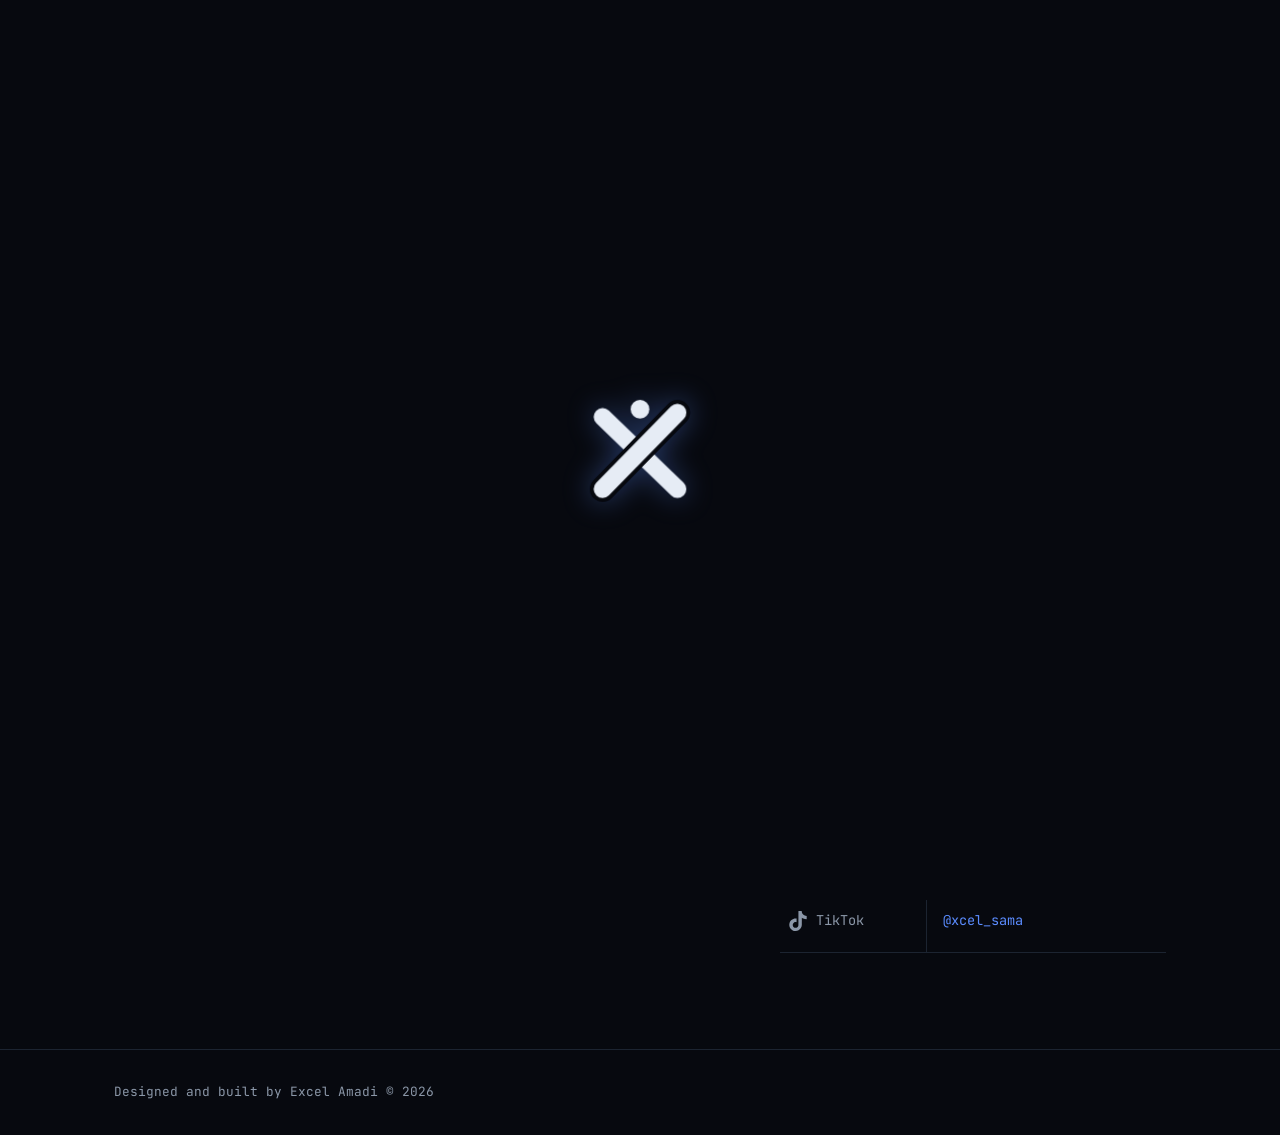
<file: contact.html>
<!DOCTYPE html>
<html lang="en">
<head>
    <meta charset="UTF-8">
    <meta name="viewport" content="width=device-width, initial-scale=1.0">
    <meta name="description" content="Contact Excel Amadi, graphic designer and full-stack developer. Open to internships and collaborations.">
    <meta name="theme-color" content="#07090f">
    <meta property="og:type" content="website">
    <meta property="og:title" content="Contact | Excel Amadi">
    <meta property="og:description" content="Contact Excel Amadi, graphic designer and full-stack developer. Open to internships and collaborations.">
    <meta property="og:url" content="https://xcelsama.is-a.dev/contact.html">
    <meta property="og:image" content="https://xcelsama.is-a.dev/images/og.jpg">
    <meta property="og:image:alt" content="Excel Amadi, graphic designer and full-stack developer">
    <meta name="twitter:card" content="summary_large_image">
    <link rel="icon" href="images/favicon.svg" type="image/svg+xml">
    <link rel="stylesheet" href="css/styles.css">
    <link rel="preconnect" href="https://fonts.googleapis.com">
<link rel="preconnect" href="https://fonts.gstatic.com" crossorigin>
<link href="https://fonts.googleapis.com/css2?family=Inter:wght@400;500&family=JetBrains+Mono:wght@400;500&family=Space+Grotesk:wght@500;600&display=swap" rel="stylesheet">
    <title>Contact | Excel Amadi</title>
</head>
<body>

    <!-- Loading screen: the X draws itself, then js/loader.js fades it out -->
    <div id="loader" role="status" aria-label="Loading">
        <svg class="loader__mark" viewBox="0 0 200 200" aria-hidden="true">
            <path class="loader__bar loader__bar--a" pathLength="1" d="M56 61 L144 146"/>
            <path class="loader__cut" pathLength="1" d="M144 56 L56 146"/>
            <path class="loader__bar loader__bar--b" pathLength="1" d="M144 56 L56 146"/>
            <circle class="loader__dot" cx="100" cy="52" r="11"/>
        </svg>
    </div>
    <noscript><style>#loader{display:none}</style></noscript>
    <script src="js/loader.js"></script>

    <a class="skip-link" href="#main">Skip to content</a>

    <header class="site-header">
        <nav class="site-nav" aria-label="Main navigation">
            <a class="site-nav__logo" href="index.html" aria-label="Home">
    <svg viewBox="0 0 200 200" width="32" height="32" aria-hidden="true">
        <path d="M56 61 L144 146" fill="none" stroke="currentColor" stroke-width="21" stroke-linecap="round"/>
        <path d="M144 56 L56 146" fill="none" stroke="var(--bg)" stroke-width="30" stroke-linecap="round"/>
        <path d="M144 56 L56 146" fill="none" stroke="currentColor" stroke-width="21" stroke-linecap="round"/>
        <circle cx="100" cy="52" r="11" fill="currentColor"/>
    </svg>
</a>
            <ul class="site-nav__list">
                <li><a href="index.html#about">About</a></li>
                <li><a href="index.html#skills">Skills</a></li>
                <li><a href="projects.html">Projects</a></li>
                <li><a href="creative.html">Creative</a></li>
                <li><a href="contact.html" aria-current="page">Contact</a></li>
            </ul>
        </nav>
    </header>

    <main id="main">
        <section id="contact" class="contact">
            <div class="container">

                <!-- Heading block -->
                <div class="contact__intro">
                    <p class="section-label">05. Contact</p>
                    <h1 class="contact__title">Get In Touch</h1>
                    <p class="contact__text">
                        I'm a graphic designer and full-stack developer based in Port Harcourt, Nigeria,
                        currently looking for internship and collaboration opportunities.
                        If you have a project, a role or just a question, my inbox is open.
                    </p>
                    <div class="btn-row">
                        <a class="btn" href="mailto:ms.excel.amadi@gmail.com">Say Hello</a>
                        <a class="btn" href="files/Excel-Amadi-CV.pdf" target="_blank" rel="noopener">View CV</a>
                        <a class="btn" href="files/Excel-Amadi-CV.pdf" download>Download CV</a>
                    </div>
                </div>

                <!-- Quick facts -->
                <ul class="contact__details">
                    <li class="contact__detail">
                        <span class="contact__detail-label">Name</span>
                        <span class="contact__detail-value">Excel Hephzibah Amadi</span>
                    </li>
                    <li class="contact__detail">
                        <span class="contact__detail-label">Email</span>
                        <a class="contact__detail-value" href="mailto:ms.excel.amadi@gmail.com">ms.excel.amadi@gmail.com</a>
                    </li>
                    <li class="contact__detail">
                        <span class="contact__detail-label">Location</span>
                        <span class="contact__detail-value">Port Harcourt, Nigeria</span>
                    </li>
                    <li class="contact__detail">
                        <span class="contact__detail-label">Open to</span>
                        <span class="contact__detail-value">Internships, remote and part-time roles</span>
                    </li>
                </ul>

                <!-- Social links -->
                <div class="contact__socials">
                    <h2 class="contact__socials-title">Find me online</h2>
                    <ul class="social-list">
                        <li class="social-list__item">
                            <a class="social-link" href="https://github.com/Xcelsama" target="_blank" rel="noopener noreferrer" aria-label="GitHub, opens in a new tab">
                                <span class="social-link__icon"><svg class="ico" viewBox="0 0 24 24" width="20" height="20" fill="currentColor" aria-hidden="true"><path d="M12 .297c-6.63 0-12 5.373-12 12 0 5.303 3.438 9.8 8.205 11.385.6.113.82-.258.82-.577 0-.285-.01-1.04-.015-2.04-3.338.724-4.042-1.61-4.042-1.61C4.422 18.07 3.633 17.7 3.633 17.7c-1.087-.744.084-.729.084-.729 1.205.084 1.838 1.236 1.838 1.236 1.07 1.835 2.809 1.305 3.495.998.108-.776.417-1.305.76-1.605-2.665-.3-5.466-1.332-5.466-5.93 0-1.31.465-2.38 1.235-3.22-.135-.303-.54-1.523.105-3.176 0 0 1.005-.322 3.3 1.23.96-.267 1.98-.399 3-.405 1.02.006 2.04.138 3 .405 2.28-1.552 3.285-1.23 3.285-1.23.645 1.653.24 2.873.12 3.176.765.84 1.23 1.91 1.23 3.22 0 4.61-2.805 5.625-5.475 5.92.42.36.81 1.096.81 2.22 0 1.606-.015 2.896-.015 3.286 0 .315.21.69.825.57C20.565 22.092 24 17.592 24 12.297c0-6.627-5.373-12-12-12"/></svg></span>
                                <span class="social-link__name">GitHub</span>
                                <span class="social-link__handle">@Xcelsama</span>
                            </a>
                        </li>
                        <li class="social-list__item">
                            <a class="social-link" href="https://www.linkedin.com/in/excel-hephzibah-amadi-5733b4298" target="_blank" rel="noopener noreferrer" aria-label="LinkedIn, opens in a new tab">
                                <span class="social-link__icon"><svg class="ico" viewBox="0 0 24 24" width="20" height="20" fill="currentColor" aria-hidden="true"><path d="M20.45 20.45h-3.56v-5.57c0-1.33-.03-3.04-1.85-3.04-1.86 0-2.14 1.45-2.14 2.94v5.67H9.34V9h3.41v1.56h.05c.48-.9 1.64-1.85 3.37-1.85 3.6 0 4.27 2.37 4.27 5.46v6.28zM5.34 7.43a2.06 2.06 0 1 1 0-4.12 2.06 2.06 0 0 1 0 4.12zM7.12 20.45H3.56V9h3.56v11.45zM22.22 0H1.77C.79 0 0 .77 0 1.73v20.54C0 23.23.79 24 1.77 24h20.45c.98 0 1.78-.77 1.78-1.73V1.73C24 .77 23.2 0 22.22 0z"/></svg></span>
                                <span class="social-link__name">LinkedIn</span>
                                <span class="social-link__handle">Excel Hephzibah Amadi</span>
                            </a>
                        </li>
                        <li class="social-list__item">
                            <a class="social-link" href="https://twitter.com/xcelsama_" target="_blank" rel="noopener noreferrer" aria-label="X (Twitter), opens in a new tab">
                                <span class="social-link__icon"><!-- icon goes here --></span>
                                <span class="social-link__name">X (Twitter)</span>
                                <span class="social-link__handle">@xcelsama_</span>
                            </a>
                        </li>
                        <li class="social-list__item">
                            <a class="social-link" href="https://dev.to/xcelsama" target="_blank" rel="noopener noreferrer" aria-label="dev.to, opens in a new tab">
                                <span class="social-link__icon"><!-- icon goes here --></span>
                                <span class="social-link__name">dev.to</span>
                                <span class="social-link__handle">@xcelsama</span>
                            </a>
                        </li>
                        <li class="social-list__item">
                            <a class="social-link" href="https://instagram.com/xcel_sama" target="_blank" rel="noopener noreferrer" aria-label="Instagram, opens in a new tab">
                                <span class="social-link__icon"><!-- icon goes here --></span>
                                <span class="social-link__name">Instagram</span>
                                <span class="social-link__handle">@xcel_sama</span>
                            </a>
                        </li>
                        <li class="social-list__item">
                            <a class="social-link" href="https://discord.com/invite/hjDzt9kR" target="_blank" rel="noopener noreferrer" aria-label="Discord, opens in a new tab">
                                <span class="social-link__icon"><!-- icon goes here --></span>
                                <span class="social-link__name">Discord</span>
                                <span class="social-link__handle">Join the server</span>
                            </a>
                        </li>
                        <li class="social-list__item">
                            <a class="social-link" href="https://linktr.ee/xcelsama" target="_blank" rel="noopener noreferrer" aria-label="Linktree, opens in a new tab">
                                <span class="social-link__icon"><!-- icon goes here --></span>
                                <span class="social-link__name">Linktree</span>
                                <span class="social-link__handle">All my links</span>
                            </a>
                        </li>

                        <li class="social-list__item">
                            <a class="social-link" href="https://www.tiktok.com/@xcel_sama" target="_blank" rel="noopener noreferrer" aria-label="TikTok, opens in a new tab">
                                <span class="social-link__icon"><svg class="ico" viewBox="0 0 24 24" width="20" height="20" fill="currentColor" aria-hidden="true"><path d="M12.525.02c1.31-.02 2.61-.01 3.91-.02.08 1.53.63 3.09 1.75 4.17 1.12 1.11 2.7 1.62 4.24 1.79v4.03c-1.44-.05-2.89-.35-4.2-.97-.57-.26-1.1-.59-1.62-.93-.01 2.92.01 5.84-.02 8.75-.08 1.4-.54 2.79-1.35 3.94-1.31 1.92-3.58 3.17-5.91 3.21-1.43.08-2.86-.31-4.08-1.03-2.02-1.19-3.44-3.37-3.65-5.71-.02-.5-.03-1-.01-1.49.18-1.9 1.12-3.72 2.58-4.96 1.66-1.44 3.98-2.13 6.15-1.72.02 1.48-.04 2.96-.04 4.44-.99-.32-2.15-.23-3.02.37-.63.41-1.11 1.04-1.36 1.75-.21.51-.15 1.07-.14 1.61.24 1.64 1.82 3.02 3.5 2.87 1.12-.01 2.19-.66 2.77-1.61.19-.33.4-.67.41-1.06.1-1.79.06-3.57.07-5.36.01-4.03-.01-8.05.02-12.07z"/></svg></span>
                                <span class="social-link__name">TikTok</span>
                                <span class="social-link__handle">@xcel_sama</span>
                            </a>
                        </li>

                        <!-- OPTIONAL: these two are personal. Delete the comment marks to show them,
                             or leave them hidden for the job-hunting version of the site. -->
                        <!--
                        <li class="social-list__item">
                            <a class="social-link" href="https://wa.me/+2347045035241" target="_blank" rel="noopener noreferrer" aria-label="WhatsApp, opens in a new tab">
                                <span class="social-link__icon"></span>
                                <span class="social-link__name">WhatsApp</span>
                                <span class="social-link__handle">Message me</span>
                            </a>
                        </li>
                        <li class="social-list__item">
                            <a class="social-link" href="https://www.facebook.com/itz.hepzibah.5" target="_blank" rel="noopener noreferrer" aria-label="Facebook, opens in a new tab">
                                <span class="social-link__icon"></span>
                                <span class="social-link__name">Facebook</span>
                                <span class="social-link__handle">itz.hepzibah.5</span>
                            </a>
                        </li>
                        -->
                    </ul>
                </div>

            </div>
        </section>
    </main>

    <footer class="site-footer">
        <div class="container">
            <p class="site-footer__text">Designed and built by Excel Amadi &copy; 2026</p>
        </div>
    </footer>

</body>
</html>
</file>
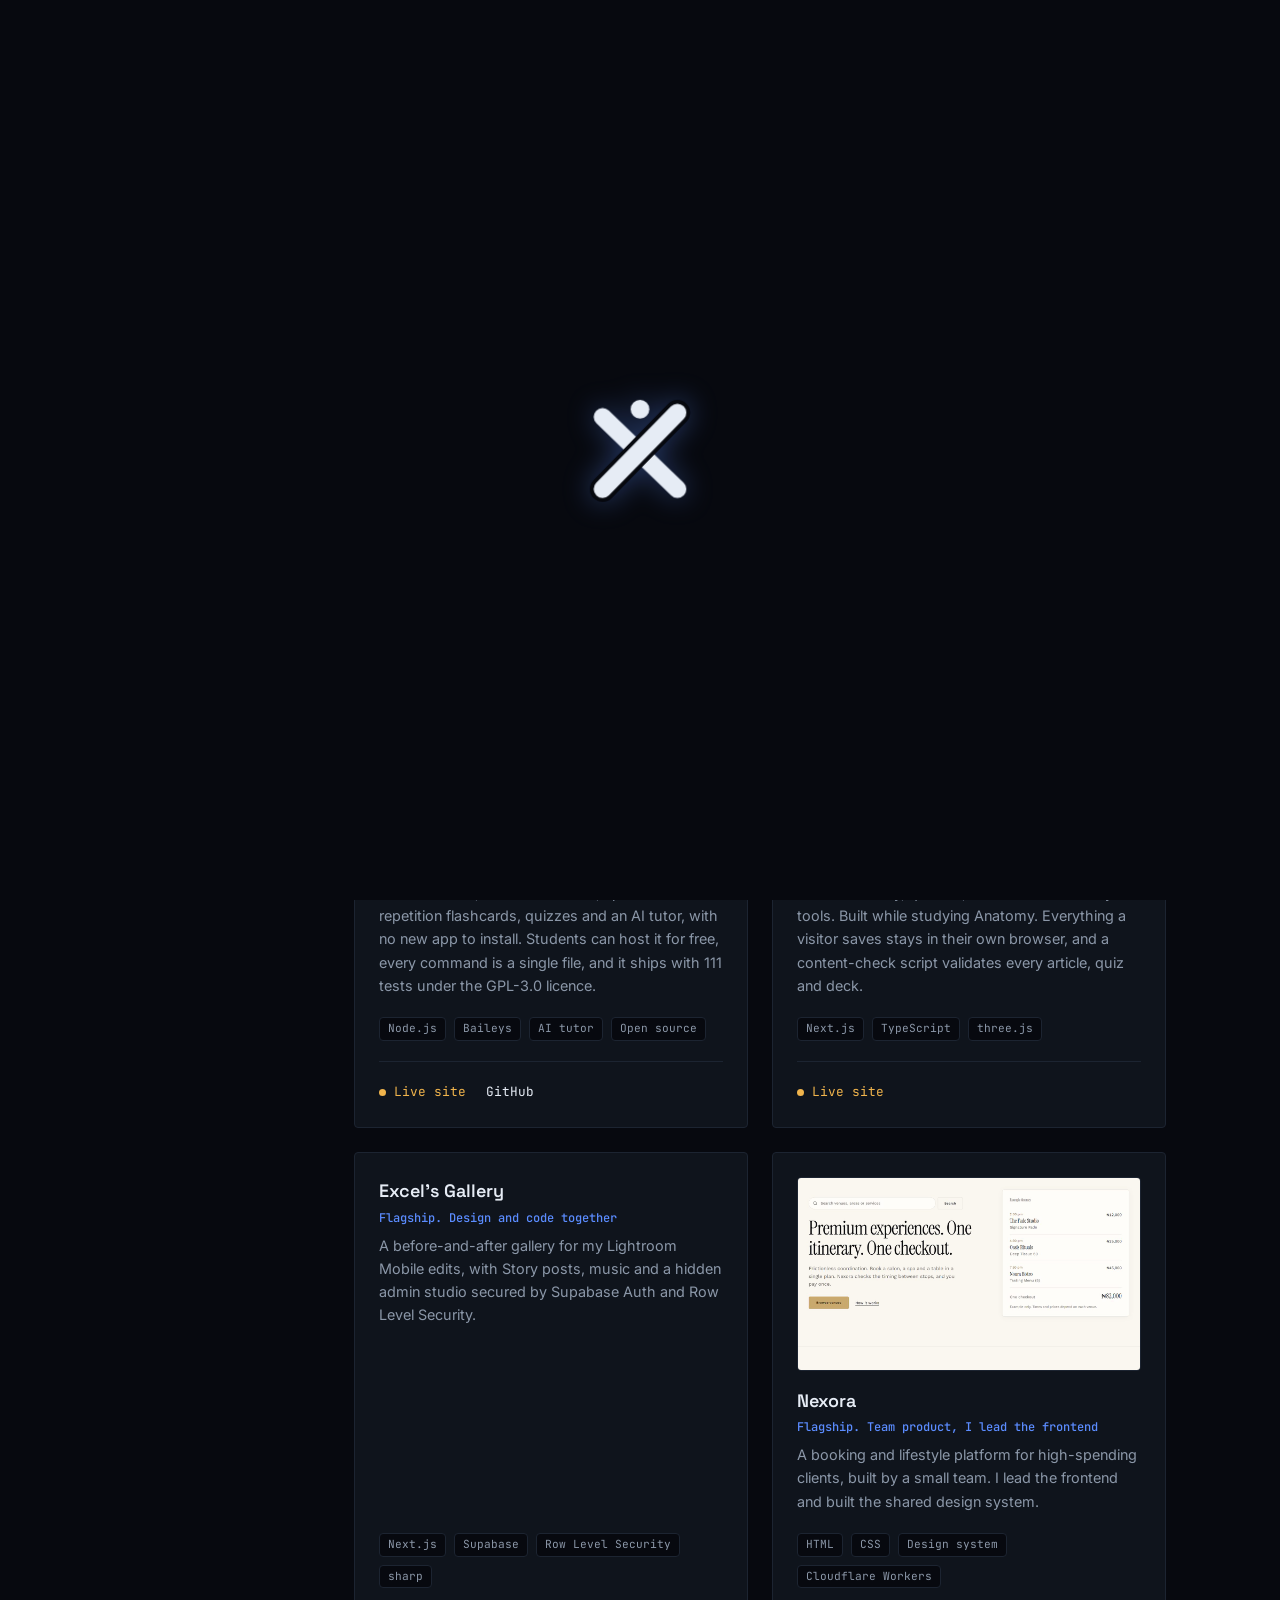
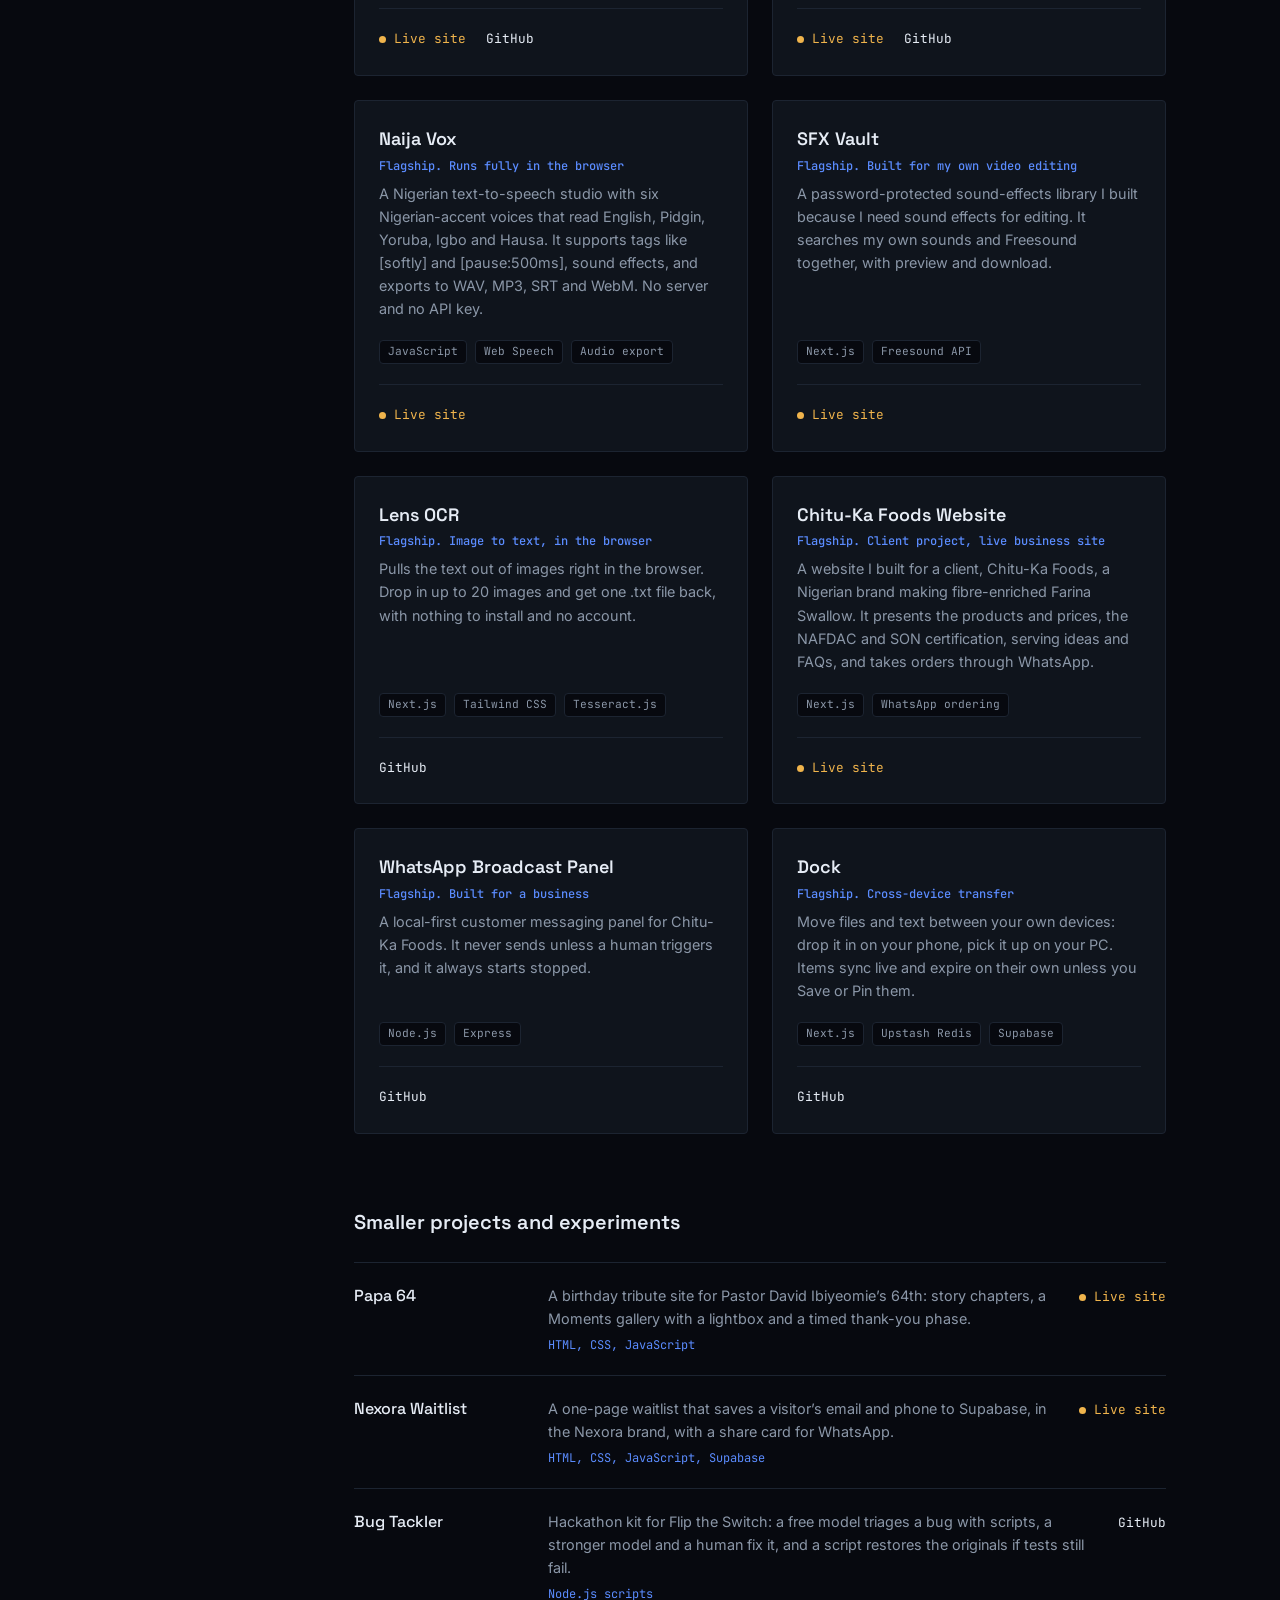
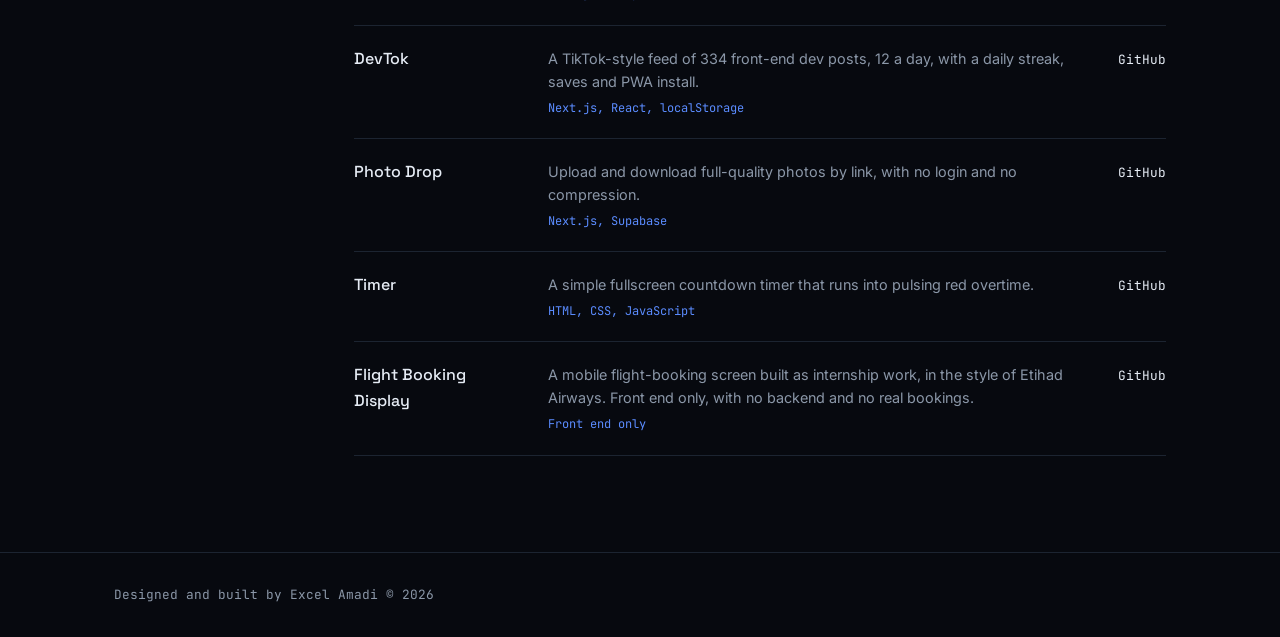
<file: projects.html>
<!DOCTYPE html>
<html lang="en">
<head>
    <meta charset="UTF-8">
    <meta name="viewport" content="width=device-width, initial-scale=1.0">
    <meta name="description" content="Projects by Excel Amadi, full-stack web developer: browser-based tools, web apps and designs.">
    <meta name="theme-color" content="#07090f">
    <meta property="og:type" content="website">
    <meta property="og:title" content="Projects | Excel Amadi">
    <meta property="og:description" content="Projects by Excel Amadi, full-stack web developer: browser-based tools, web apps and designs.">
    <meta property="og:url" content="https://xcelsama.is-a.dev/projects.html">
    <meta property="og:image" content="https://xcelsama.is-a.dev/images/og.jpg">
    <meta property="og:image:alt" content="Excel Amadi, graphic designer and full-stack developer">
    <meta name="twitter:card" content="summary_large_image">
    <link rel="icon" href="images/favicon.svg" type="image/svg+xml">
    <link rel="stylesheet" href="css/styles.css">
    <link rel="preconnect" href="https://fonts.googleapis.com">
<link rel="preconnect" href="https://fonts.gstatic.com" crossorigin>
<link href="https://fonts.googleapis.com/css2?family=Inter:wght@400;500&family=JetBrains+Mono:wght@400;500&family=Space+Grotesk:wght@500;600&display=swap" rel="stylesheet">
    <title>Projects | Excel Amadi</title>
</head>
<body>

    <!-- Loading screen: the X draws itself, then js/loader.js fades it out -->
    <div id="loader" role="status" aria-label="Loading">
        <svg class="loader__mark" viewBox="0 0 200 200" aria-hidden="true">
            <path class="loader__bar loader__bar--a" pathLength="1" d="M56 61 L144 146"/>
            <path class="loader__cut" pathLength="1" d="M144 56 L56 146"/>
            <path class="loader__bar loader__bar--b" pathLength="1" d="M144 56 L56 146"/>
            <circle class="loader__dot" cx="100" cy="52" r="11"/>
        </svg>
    </div>
    <noscript><style>#loader{display:none}</style></noscript>
    <script src="js/loader.js"></script>

    <a class="skip-link" href="#main">Skip to content</a>

    <header class="site-header">
        <nav class="site-nav" aria-label="Main navigation">
            <a class="site-nav__logo" href="index.html" aria-label="Home">
    <svg viewBox="0 0 200 200" width="32" height="32" aria-hidden="true">
        <path d="M56 61 L144 146" fill="none" stroke="currentColor" stroke-width="21" stroke-linecap="round"/>
        <path d="M144 56 L56 146" fill="none" stroke="var(--bg)" stroke-width="30" stroke-linecap="round"/>
        <path d="M144 56 L56 146" fill="none" stroke="currentColor" stroke-width="21" stroke-linecap="round"/>
        <circle cx="100" cy="52" r="11" fill="currentColor"/>
    </svg>
</a>
            <ul class="site-nav__list">
                <li><a href="index.html#about">About</a></li>
                <li><a href="index.html#skills">Skills</a></li>
                <li><a href="projects.html" aria-current="page">Projects</a></li>
                <li><a href="creative.html">Creative</a></li>
                <li><a href="contact.html">Contact</a></li>
            </ul>
        </nav>
    </header>

    <main id="main">
        <section id="projects" class="projects">
            <div class="container">

                <!-- Heading block -->
                <p class="section-label">03. Projects</p>
                <h1 class="projects__title">Things I’ve Built</h1>
                <p class="projects__text">
                    Web apps, tools and designs, from file utilities that run entirely in the browser
                    to sites built for real people. Projects with a live site link straight to it. Private code stays private, so some have no GitHub link.
                </p>

                <!-- Big projects: copy one <article> block to add another -->
                <h2 class="projects__more-title projects__more-title--first">Flagship projects</h2>
                <div class="project-grid project-grid--flagship">
                    <article class="project-card">
                        <h2 class="project-card__title">AnyFile Viewer</h2>
                        <p class="project-card__kind">Flagship. Web app, PWA and Android APK</p>
                        <p class="project-card__text">Open, preview and edit files entirely on your device. No uploads, no backend, no account. MIT licensed, with a download page for the Android APK.</p>
                        <ul class="project-card__tags" aria-label="Technologies">
                            <li class="tag">Next.js 14</li>
                            <li class="tag">CodeMirror</li>
                            <li class="tag">PWA</li>
                            <li class="tag">Capacitor</li>
                        </ul>
                        <ul class="project-card__links">
                            <li><a class="project-link project-link--live" href="https://any-file-opener-ten.vercel.app/" target="_blank" rel="noopener noreferrer" aria-label="AnyFile Viewer live site (opens in a new tab)">Live site</a></li>
                            <li><a class="project-link" href="https://github.com/Xcelsama/Any-file-opener" target="_blank" rel="noopener noreferrer" aria-label="AnyFile Viewer on GitHub (opens in a new tab)">GitHub</a></li>
                        </ul>
                    </article>
                    <article class="project-card">
                        <h2 class="project-card__title">AnyFile Compressor</h2>
                        <p class="project-card__kind">Flagship. Runs fully in the browser</p>
                        <p class="project-card__text">Compress and convert images, PDFs, DOCX, audio and video without uploading anything. Everything happens on your own device.</p>
                        <ul class="project-card__tags" aria-label="Technologies">
                            <li class="tag">Next.js</li>
                            <li class="tag">WebAssembly codecs</li>
                            <li class="tag">pdf-lib</li>
                            <li class="tag">ffmpeg.wasm</li>
                        </ul>
                        <ul class="project-card__links">
                            <li><a class="project-link" href="https://github.com/Xcelsama/anyfile-compressor" target="_blank" rel="noopener noreferrer" aria-label="AnyFile Compressor on GitHub (opens in a new tab)">GitHub</a></li>
                        </ul>
                    </article>
                    <article class="project-card">
                        <h2 class="project-card__title">mypai</h2>
                        <p class="project-card__kind">Flagship. Open source study assistant on WhatsApp</p>
                        <p class="project-card__text">A study partner that lives inside WhatsApp: tasks and reminders, a class timetable, spaced-repetition flashcards, quizzes and an AI tutor, with no new app to install. Students can host it for free, every command is a single file, and it ships with 111 tests under the GPL-3.0 licence.</p>
                        <ul class="project-card__tags" aria-label="Technologies">
                            <li class="tag">Node.js</li>
                            <li class="tag">Baileys</li>
                            <li class="tag">AI tutor</li>
                            <li class="tag">Open source</li>
                        </ul>
                        <ul class="project-card__links">
                            <li><a class="project-link project-link--live" href="https://mypai-web.vercel.app/#free" target="_blank" rel="noopener noreferrer" aria-label="mypai live site (opens in a new tab)">Live site</a></li>
                            <li><a class="project-link" href="https://github.com/Xcelsama/mypai-public" target="_blank" rel="noopener noreferrer" aria-label="mypai on GitHub (opens in a new tab)">GitHub</a></li>
                        </ul>
                    </article>
                    <article class="project-card">
                        <h2 class="project-card__title">Absolute Anatomy</h2>
                        <p class="project-card__kind">Flagship. In progress</p>
                        <p class="project-card__text">A free interactive 3D atlas of the human body with an article library, quizzes, flashcards and study tools. Built while studying Anatomy. Everything a visitor saves stays in their own browser, and a content-check script validates every article, quiz and deck.</p>
                        <ul class="project-card__tags" aria-label="Technologies">
                            <li class="tag">Next.js</li>
                            <li class="tag">TypeScript</li>
                            <li class="tag">three.js</li>
                        </ul>
                        <ul class="project-card__links">
                            <li><a class="project-link project-link--live" href="https://absolutee-anatomyy.vercel.app/" target="_blank" rel="noopener noreferrer" aria-label="Absolute Anatomy live site (opens in a new tab)">Live site</a></li>
                        </ul>
                    </article>
                    <article class="project-card">
                        <h2 class="project-card__title">Excel’s Gallery</h2>
                        <p class="project-card__kind">Flagship. Design and code together</p>
                        <p class="project-card__text">A before-and-after gallery for my Lightroom Mobile edits, with Story posts, music and a hidden admin studio secured by Supabase Auth and Row Level Security.</p>
                        <ul class="project-card__tags" aria-label="Technologies">
                            <li class="tag">Next.js</li>
                            <li class="tag">Supabase</li>
                            <li class="tag">Row Level Security</li>
                            <li class="tag">sharp</li>
                        </ul>
                        <ul class="project-card__links">
                            <li><a class="project-link project-link--live" href="https://excels-gallery.vercel.app/gallery" target="_blank" rel="noopener noreferrer" aria-label="Excel’s Gallery live site (opens in a new tab)">Live site</a></li>
                            <li><a class="project-link" href="https://github.com/Xcelsama/excels-gallery" target="_blank" rel="noopener noreferrer" aria-label="Excel’s Gallery on GitHub (opens in a new tab)">GitHub</a></li>
                        </ul>
                    </article>
                    <article class="project-card">
                        <img class="thumb" src="images/shots/nexora.jpg" alt="Nexora home page with a search bar and an example itinerary" width="1280" height="720" loading="lazy">
                        <h2 class="project-card__title">Nexora</h2>
                        <p class="project-card__kind">Flagship. Team product, I lead the frontend</p>
                        <p class="project-card__text">A booking and lifestyle platform for high-spending clients, built by a small team. I lead the frontend and built the shared design system.</p>
                        <ul class="project-card__tags" aria-label="Technologies">
                            <li class="tag">HTML</li>
                            <li class="tag">CSS</li>
                            <li class="tag">Design system</li>
                            <li class="tag">Cloudflare Workers</li>
                        </ul>
                        <ul class="project-card__links">
                            <li><a class="project-link project-link--live" href="https://nexora-expanded-version.ogundejiemmanuel18.workers.dev/" target="_blank" rel="noopener noreferrer" aria-label="Nexora live site (opens in a new tab)">Live site</a></li>
                            <li><a class="project-link" href="https://github.com/Xcelsama/NEXORA-UI-UX" target="_blank" rel="noopener noreferrer" aria-label="Nexora UI/UX on GitHub (opens in a new tab)">GitHub</a></li>
                        </ul>
                    </article>
                    <article class="project-card">
                        <h2 class="project-card__title">Naija Vox</h2>
                        <p class="project-card__kind">Flagship. Runs fully in the browser</p>
                        <p class="project-card__text">A Nigerian text-to-speech studio with six Nigerian-accent voices that read English, Pidgin, Yoruba, Igbo and Hausa. It supports tags like [softly] and [pause:500ms], sound effects, and exports to WAV, MP3, SRT and WebM. No server and no API key.</p>
                        <ul class="project-card__tags" aria-label="Technologies">
                            <li class="tag">JavaScript</li>
                            <li class="tag">Web Speech</li>
                            <li class="tag">Audio export</li>
                        </ul>
                        <ul class="project-card__links">
                            <li><a class="project-link project-link--live" href="https://naija-vox.vercel.app/" target="_blank" rel="noopener noreferrer" aria-label="Naija Vox live site (opens in a new tab)">Live site</a></li>
                        </ul>
                    </article>
                    <article class="project-card">
                        <h2 class="project-card__title">SFX Vault</h2>
                        <p class="project-card__kind">Flagship. Built for my own video editing</p>
                        <p class="project-card__text">A password-protected sound-effects library I built because I need sound effects for editing. It searches my own sounds and Freesound together, with preview and download.</p>
                        <ul class="project-card__tags" aria-label="Technologies">
                            <li class="tag">Next.js</li>
                            <li class="tag">Freesound API</li>
                        </ul>
                        <ul class="project-card__links">
                            <li><a class="project-link project-link--live" href="https://soundvault-beta-six.vercel.app/login" target="_blank" rel="noopener noreferrer" aria-label="SFX Vault live site (opens in a new tab)">Live site</a></li>
                        </ul>
                    </article>
                    <article class="project-card">
                        <h2 class="project-card__title">Lens OCR</h2>
                        <p class="project-card__kind">Flagship. Image to text, in the browser</p>
                        <p class="project-card__text">Pulls the text out of images right in the browser. Drop in up to 20 images and get one .txt file back, with nothing to install and no account.</p>
                        <ul class="project-card__tags" aria-label="Technologies">
                            <li class="tag">Next.js</li>
                            <li class="tag">Tailwind CSS</li>
                            <li class="tag">Tesseract.js</li>
                        </ul>
                        <ul class="project-card__links">
                            <li><a class="project-link" href="https://github.com/Xcelsama/lens-ocr" target="_blank" rel="noopener noreferrer" aria-label="Lens OCR on GitHub (opens in a new tab)">GitHub</a></li>
                        </ul>
                    </article>
                    <article class="project-card">
                        <h2 class="project-card__title">Chitu-Ka Foods Website</h2>
                        <p class="project-card__kind">Flagship. Client project, live business site</p>
                        <p class="project-card__text">A website I built for a client, Chitu-Ka Foods, a Nigerian brand making fibre-enriched Farina Swallow. It presents the products and prices, the NAFDAC and SON certification, serving ideas and FAQs, and takes orders through WhatsApp.</p>
                        <ul class="project-card__tags" aria-label="Technologies">
                            <li class="tag">Next.js</li>
                            <li class="tag">WhatsApp ordering</li>
                        </ul>
                        <ul class="project-card__links">
                            <li><a class="project-link project-link--live" href="https://ckf-farina-swallow.vercel.app/" target="_blank" rel="noopener noreferrer" aria-label="Chitu-Ka Foods website live site (opens in a new tab)">Live site</a></li>
                        </ul>
                    </article>
                    <article class="project-card">
                        <h2 class="project-card__title">WhatsApp Broadcast Panel</h2>
                        <p class="project-card__kind">Flagship. Built for a business</p>
                        <p class="project-card__text">A local-first customer messaging panel for Chitu-Ka Foods. It never sends unless a human triggers it, and it always starts stopped.</p>
                        <ul class="project-card__tags" aria-label="Technologies">
                            <li class="tag">Node.js</li>
                            <li class="tag">Express</li>
                        </ul>
                        <ul class="project-card__links">
                            <li><a class="project-link" href="https://github.com/Xcelsama/whatsapp-broadcast-panel" target="_blank" rel="noopener noreferrer" aria-label="WhatsApp Broadcast Panel on GitHub (opens in a new tab)">GitHub</a></li>
                        </ul>
                    </article>
                    <article class="project-card">
                        <h2 class="project-card__title">Dock</h2>
                        <p class="project-card__kind">Flagship. Cross-device transfer</p>
                        <p class="project-card__text">Move files and text between your own devices: drop it in on your phone, pick it up on your PC. Items sync live and expire on their own unless you Save or Pin them.</p>
                        <ul class="project-card__tags" aria-label="Technologies">
                            <li class="tag">Next.js</li>
                            <li class="tag">Upstash Redis</li>
                            <li class="tag">Supabase</li>
                        </ul>
                        <ul class="project-card__links">
                            <li><a class="project-link" href="https://github.com/Xcelsama/dock" target="_blank" rel="noopener noreferrer" aria-label="Dock on GitHub (opens in a new tab)">GitHub</a></li>
                        </ul>
                    </article>
                </div>

                <!-- Smaller projects: copy one <li> to add another -->
                <h2 class="projects__more-title">Smaller projects and experiments</h2>
                <ul class="project-list">
                    <li class="project-row">
                        <h3 class="project-row__name">Papa 64</h3>
                        <div class="project-row__body">
                            <p class="project-row__text">A birthday tribute site for Pastor David Ibiyeomie’s 64th: story chapters, a Moments gallery with a lightbox and a timed thank-you phase.</p>
                            <p class="project-row__stack">HTML, CSS, JavaScript</p>
                        </div>
                        <div class="project-row__links"><a class="project-link project-link--live" href="https://papa-64.vercel.app/" target="_blank" rel="noopener noreferrer" aria-label="Papa 64 live site (opens in a new tab)">Live site</a></div>
                    </li>
                    <li class="project-row">
                        <h3 class="project-row__name">Nexora Waitlist</h3>
                        <div class="project-row__body">
                            <p class="project-row__text">A one-page waitlist that saves a visitor’s email and phone to Supabase, in the Nexora brand, with a share card for WhatsApp.</p>
                            <p class="project-row__stack">HTML, CSS, JavaScript, Supabase</p>
                        </div>
                        <div class="project-row__links"><a class="project-link project-link--live" href="https://nexora-waitlistt.vercel.app/" target="_blank" rel="noopener noreferrer" aria-label="Nexora Waitlist live site (opens in a new tab)">Live site</a></div>
                    </li>
                    <li class="project-row">
                        <h3 class="project-row__name">Bug Tackler</h3>
                        <div class="project-row__body">
                            <p class="project-row__text">Hackathon kit for Flip the Switch: a free model triages a bug with scripts, a stronger model and a human fix it, and a script restores the originals if tests still fail.</p>
                            <p class="project-row__stack">Node.js scripts</p>
                        </div>
                        <div class="project-row__links"><a class="project-link" href="https://github.com/Xcelsama/Bug-Tackler" target="_blank" rel="noopener noreferrer" aria-label="Bug Tackler on GitHub (opens in a new tab)">GitHub</a></div>
                    </li>
                    <li class="project-row">
                        <h3 class="project-row__name">DevTok</h3>
                        <div class="project-row__body">
                            <p class="project-row__text">A TikTok-style feed of 334 front-end dev posts, 12 a day, with a daily streak, saves and PWA install.</p>
                            <p class="project-row__stack">Next.js, React, localStorage</p>
                        </div>
                        <div class="project-row__links"><a class="project-link" href="https://github.com/Xcelsama/devtok" target="_blank" rel="noopener noreferrer" aria-label="DevTok on GitHub (opens in a new tab)">GitHub</a></div>
                    </li>
                    <li class="project-row">
                        <h3 class="project-row__name">Photo Drop</h3>
                        <div class="project-row__body">
                            <p class="project-row__text">Upload and download full-quality photos by link, with no login and no compression.</p>
                            <p class="project-row__stack">Next.js, Supabase</p>
                        </div>
                        <div class="project-row__links"><a class="project-link" href="https://github.com/Xcelsama/photo-drop" target="_blank" rel="noopener noreferrer" aria-label="Photo Drop on GitHub (opens in a new tab)">GitHub</a></div>
                    </li>
                    <li class="project-row">
                        <h3 class="project-row__name">Timer</h3>
                        <div class="project-row__body">
                            <p class="project-row__text">A simple fullscreen countdown timer that runs into pulsing red overtime.</p>
                            <p class="project-row__stack">HTML, CSS, JavaScript</p>
                        </div>
                        <div class="project-row__links"><a class="project-link" href="https://github.com/Xcelsama/Web-Timer" target="_blank" rel="noopener noreferrer" aria-label="Timer on GitHub (opens in a new tab)">GitHub</a></div>
                    </li>
                    <li class="project-row">
                        <h3 class="project-row__name">Flight Booking Display</h3>
                        <div class="project-row__body">
                            <p class="project-row__text">A mobile flight-booking screen built as internship work, in the style of Etihad Airways. Front end only, with no backend and no real bookings.</p>
                            <p class="project-row__stack">Front end only</p>
                        </div>
                        <div class="project-row__links"><a class="project-link" href="https://github.com/Xcelsama/SACRET" target="_blank" rel="noopener noreferrer" aria-label="Flight Booking Display on GitHub (opens in a new tab)">GitHub</a></div>
                    </li>
                </ul>

            </div>
        </section>
    </main>

    <footer class="site-footer">
        <div class="container">
            <p class="site-footer__text">Designed and built by Excel Amadi &copy; 2026</p>
        </div>
    </footer>

</body>
</html>
</file>
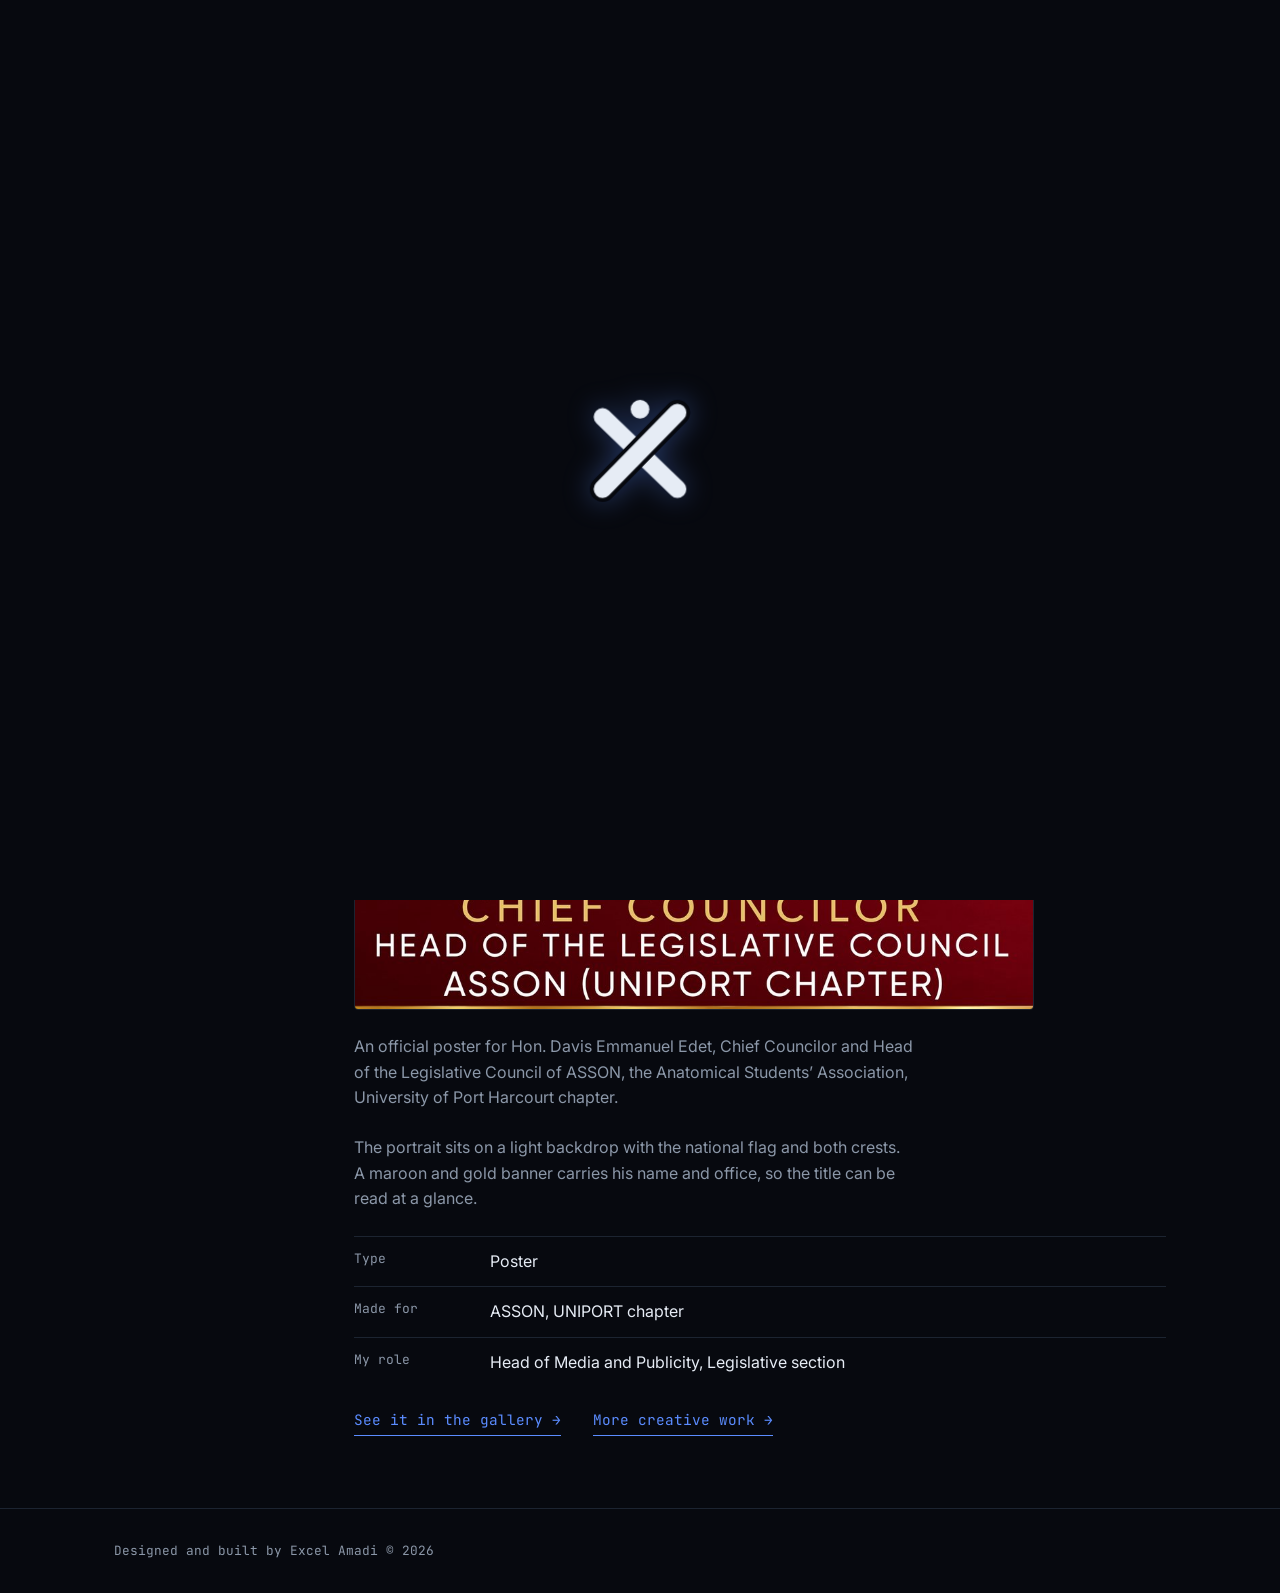
<file: work/asson-poster.html>
<!DOCTYPE html>
<html lang="en">
<head>
    <meta charset="UTF-8">
    <meta name="viewport" content="width=device-width, initial-scale=1.0">
    <meta name="description" content="Official poster for the Chief Councilor of ASSON, UNIPORT chapter.">
    <meta name="theme-color" content="#07090f">
    <meta property="og:type" content="website">
    <meta property="og:title" content="Poster design, ASSON | Excel Amadi">
    
    <meta property="og:url" content="https://xcelsama.is-a.dev/work/asson-poster.html">
    <meta property="og:image" content="https://xcelsama.is-a.dev/images/og.jpg">
    <meta property="og:image:alt" content="Excel Amadi, graphic designer and full-stack developer">
    <meta name="twitter:card" content="summary_large_image">
    <link rel="icon" href="../images/favicon.svg" type="image/svg+xml">
    <link rel="stylesheet" href="../css/styles.css">
    <link rel="preconnect" href="https://fonts.googleapis.com">
<link rel="preconnect" href="https://fonts.gstatic.com" crossorigin>
<link href="https://fonts.googleapis.com/css2?family=Inter:wght@400;500&family=JetBrains+Mono:wght@400;500&family=Space+Grotesk:wght@500;600&display=swap" rel="stylesheet">
    <title>Poster design, ASSON | Excel Amadi</title>
</head>
<body>

    <!-- Loading screen: the X draws itself, then js/loader.js fades it out -->
    <div id="loader" role="status" aria-label="Loading">
        <svg class="loader__mark" viewBox="0 0 200 200" aria-hidden="true">
            <path class="loader__bar loader__bar--a" pathLength="1" d="M56 61 L144 146"/>
            <path class="loader__cut" pathLength="1" d="M144 56 L56 146"/>
            <path class="loader__bar loader__bar--b" pathLength="1" d="M144 56 L56 146"/>
            <circle class="loader__dot" cx="100" cy="52" r="11"/>
        </svg>
    </div>
    <noscript><style>#loader{display:none}</style></noscript>
    <script src="../js/loader.js"></script>

    <a class="skip-link" href="#main">Skip to content</a>

    <header class="site-header">
        <nav class="site-nav" aria-label="Main navigation">
            <a class="site-nav__logo" href="../index.html" aria-label="Home">
    <svg viewBox="0 0 200 200" width="32" height="32" aria-hidden="true">
        <path d="M56 61 L144 146" fill="none" stroke="currentColor" stroke-width="21" stroke-linecap="round"/>
        <path d="M144 56 L56 146" fill="none" stroke="var(--bg)" stroke-width="30" stroke-linecap="round"/>
        <path d="M144 56 L56 146" fill="none" stroke="currentColor" stroke-width="21" stroke-linecap="round"/>
        <circle cx="100" cy="52" r="11" fill="currentColor"/>
    </svg>
</a>
            <ul class="site-nav__list">
                <li><a href="../index.html#about">About</a></li>
                <li><a href="../index.html#skills">Skills</a></li>
                <li><a href="../projects.html">Projects</a></li>
                <li><a href="../creative.html" aria-current="page">Creative</a></li>
                <li><a href="../contact.html">Contact</a></li>
            </ul>
        </nav>
    </header>

    <main id="main">
        <section class="panel">
            <div class="container">
                <p class="section-label">Creative</p>
                <div class="panel__body">
                    <a class="piece-back" href="../creative.html">Back to creative work</a>
                    <h1 class="panel__title">Poster design, ASSON</h1>
                    <figure class="piece-full"><img src="../images/asson-poster.jpg" alt="Official poster for the Chief Councilor of ASSON, Uniport chapter, with maroon and gold name banner"></figure>
                    <p class="panel__text">An official poster for Hon. Davis Emmanuel Edet, Chief Councilor and Head of the Legislative Council of ASSON, the Anatomical Students’ Association, University of Port Harcourt chapter.</p><p class="panel__text">The portrait sits on a light backdrop with the national flag and both crests. A maroon and gold banner carries his name and office, so the title can be read at a glance.</p>
                    <dl class="piece-facts"><div><dt>Type</dt><dd>Poster</dd></div><div><dt>Made for</dt><dd>ASSON, UNIPORT chapter</dd></div><div><dt>My role</dt><dd>Head of Media and Publicity, Legislative section</dd></div></dl>
                    <div class="btn-row">
                        <a class="btn" href="https://excels-gallery.vercel.app/gallery/d5821250-a02f-47ba-b2f5-4740172af9a2" target="_blank" rel="noopener noreferrer" aria-label="Open this post in Excel’s Gallery, opens in a new tab">See it in the gallery</a>
                        <a class="btn" href="../creative.html">More creative work</a>
                    </div>
                </div>
            </div>
        </section>
    </main>

    <footer class="site-footer">
        <div class="container">
            <p class="site-footer__text">Designed and built by Excel Amadi &copy; 2026</p>
        </div>
    </footer>

</body>
</html>
</file>
<file: css/styles.css>
*, *::before, *::after {
  box-sizing: border-box;
}

:root {
  --bg:        #07090f;
  --surface:   #0f141c;
  --line:      #1c2431;
  --text:      #e6ecf5;
  --muted:     #8b97a8;
  --accent:    #5b8cff;
  --font-heading: "Space Grotesk", "Segoe UI", system-ui, sans-serif;
  --font-body:    "Inter", "Segoe UI", system-ui, sans-serif;
  --font-mono:    "JetBrains Mono", Consolas, "Courier New", monospace;
}

html {
  scroll-behavior: smooth;
}

body {
  margin: 0;
  background-color: var(--bg);
  color: var(--text);
  font-family: var(--font-body);
  font-size: 1rem;
  line-height: 1.6;
}

h1, h2, p, ul {
  margin: 0;
  padding: 0;
}

a {
  text-decoration: none;
  color: inherit;
}

:focus-visible {
  outline: 2px solid var(--accent);
  outline-offset: 4px;
}

.container {
  max-width: 1100px;
  margin-inline: auto;
  padding-inline: 24px;
}

.section-label {
  font-family: var(--font-mono);
  font-size: 0.875rem;
  color: var(--accent);
}

.btn {
  display: inline-block;
  padding-bottom: 4px;
  font-family: var(--font-mono);
  font-size: 0.9rem;
  color: var(--accent);
  border-bottom: 1px solid var(--accent);
  transition: color 0.2s ease, border-color 0.2s ease;
}

.btn::after {
  content: " \2192";
}

.btn:hover,
.btn:focus-visible {
  color: var(--text);
  border-color: var(--text);
}

.site-header {
  padding-block: 24px;
}

.site-nav {
  max-width: 1100px;
  margin-inline: auto;
  padding-inline: 24px;
}

nav ul {
  display: flex;
  justify-content: center;
  align-items: center;
  gap: 2rem;
  list-style: none;
}

.site-nav__list {
  justify-content: flex-end;
}

.site-nav a {
  color: var(--muted);
  transition: color 0.2s ease;
}

.site-nav a:hover,
.site-nav a[aria-current="page"] {
  color: var(--text);
}

.site-nav a[aria-current="page"]::before {
  content: "";
  display: inline-block;
  width: 16px;
  height: 1px;
  margin-right: 8px;
  vertical-align: middle;
  background: var(--accent);
}

.contact {
  padding-block: 48px 96px;
}

.contact .container {
  display: grid;
  grid-template-columns: 200px 1fr 1fr;
  column-gap: 40px;
}

.contact .container::before {
  content: "";
  grid-column: 1 / -1;
  height: 1px;
  margin-bottom: 48px;
  background: var(--line);
}

.contact__intro {
  display: contents;
}

.contact .section-label {
  grid-column: 1;
  padding-top: 12px;
}

.contact__title {
  grid-column: 2 / -1;
  font-family: var(--font-heading);
  font-size: clamp(2rem, 4.5vw, 2.75rem);
  font-weight: 600;
  line-height: 1.1;
  letter-spacing: -0.02em;
}

.contact__text {
  grid-column: 2 / -1;
  max-width: 56ch;
  margin-top: 24px;
  color: var(--muted);
}

.contact__intro .btn {
  grid-column: 2 / -1;
  justify-self: start;
  margin-top: 32px;
}

.contact__details {
  grid-column: 2;
  margin-top: 64px;
  list-style: none;
  border-top: 1px solid var(--line);
}

.contact__detail {
  display: grid;
  grid-template-columns: 110px 1fr;
  border-bottom: 1px solid var(--line);
}

.contact__detail-label {
  padding-block: 20px;
  font-family: var(--font-mono);
  font-size: 0.8rem;
  color: var(--muted);
}

.contact__detail-value {
  padding: 18px 0 18px 16px;
  border-left: 1px solid var(--line);
  overflow-wrap: anywhere;
}

.contact__socials {
  grid-column: 3;
  margin-top: 64px;
}

.contact__socials-title {
  position: absolute;
  width: 1px;
  height: 1px;
  overflow: hidden;
  clip: rect(0 0 0 0);
  white-space: nowrap;
}

.social-list {
  list-style: none;
  border-top: 1px solid var(--line);
}

.social-list__item {
  border-bottom: 1px solid var(--line);
}

.social-link {
  display: grid;
  grid-template-columns: 110px 1fr;
  font-family: var(--font-mono);
  font-size: 0.85rem;
}

.social-link__icon {
  display: none;
}

.social-link__name {
  padding-block: 20px;
  color: var(--muted);
}

.social-link__handle {
  padding: 20px 0 20px 16px;
  color: var(--accent);
  border-left: 1px solid var(--line);
  overflow-wrap: anywhere;
  transition: color 0.2s ease;
}

.social-link:hover .social-link__handle,
.social-link:focus-visible .social-link__handle {
  color: var(--text);
}

.site-footer {
  padding-block: 32px;
  border-top: 1px solid var(--line);
}

.site-footer__text {
  font-family: var(--font-mono);
  font-size: 0.8rem;
  color: var(--muted);
}

#loader {
  position: fixed;
  inset: 0;
  z-index: 9999;
  display: grid;
  place-items: center;
  background: var(--bg);
  transition: opacity 0.5s ease, visibility 0.5s ease;
}

#loader.is-hidden {
  opacity: 0;
  visibility: hidden;
  pointer-events: none;
}
.site-nav {
  display: flex;
  justify-content: space-between;
  align-items: center;
}

.site-nav__logo {
  color: var(--text);
  display: inline-flex;
}

.loader__mark {
  width: clamp(110px, 22vw, 170px);
  height: auto;
  overflow: visible;
  filter: drop-shadow(0 0 14px rgba(91, 140, 255, 0.35));

  animation: loader-pulse 1.6s ease-in-out 1.7s infinite;
}

.loader__bar {
  fill: none;
  stroke: var(--text);
  stroke-width: 21;
  stroke-linecap: round;
  stroke-dasharray: 1;
  stroke-dashoffset: 1;
  opacity: 0;
  animation: loader-draw 0.7s cubic-bezier(0.65, 0, 0.35, 1) forwards;
}

.loader__bar--a { animation-delay: 0.1s; }

.loader__cut {
  fill: none;
  stroke: var(--bg);
  stroke-width: 30;
  stroke-linecap: round;
  stroke-dasharray: 1;
  stroke-dashoffset: 1;
  opacity: 0;
  animation: loader-draw 0.7s cubic-bezier(0.65, 0, 0.35, 1) 0.6s forwards;
}

.loader__bar--b { animation-delay: 0.6s; }

.loader__dot {
  fill: var(--text);
  transform-box: fill-box;
  transform-origin: center;
  transform: scale(0);
  animation: loader-pop 0.45s cubic-bezier(0.34, 1.56, 0.64, 1) 1.2s forwards;
}

@keyframes loader-draw {
  0%   { stroke-dashoffset: 1; opacity: 0; }
  2%   { opacity: 1; }
  100% { stroke-dashoffset: 0; opacity: 1; }
}

@keyframes loader-pop {
  to { transform: scale(1); }
}

@keyframes loader-pulse {
  0%, 100% { transform: scale(1); }
  50%      { transform: scale(1.06); }
}

@media (prefers-reduced-motion: reduce) {
  .loader__mark { animation: none; }
  .loader__bar, .loader__cut {
    animation: none; stroke-dashoffset: 0; opacity: 1;
  }
  .loader__dot { animation: none; transform: scale(1); }
}

@media (max-width: 900px) {
  .site-nav__list {
    flex-wrap: wrap;
    justify-content: flex-start;
    gap: 1.25rem;
  }

  .contact .container {
    grid-template-columns: 1fr;
  }

  .contact .section-label,
  .contact__title,
  .contact__text,
  .contact__intro .btn,
  .contact__details,
  .contact__socials {
    grid-column: 1;
  }

  .contact .section-label {
    padding-top: 0;
    margin-bottom: 16px;
  }

  .contact__details,
  .contact__socials {
    margin-top: 40px;
  }
}

/* ---------- Projects ---------- */

.projects {
  padding-block: 48px 96px;
}

.projects .container {
  display: grid;
  grid-template-columns: 200px 1fr;
  column-gap: 40px;
}

.projects .container::before {
  content: "";
  grid-column: 1 / -1;
  height: 1px;
  margin-bottom: 48px;
  background: var(--line);
}

.projects .section-label {
  grid-column: 1;
  padding-top: 12px;
}

.projects__title {
  grid-column: 2;
  font-family: var(--font-heading);
  font-size: clamp(2rem, 4.5vw, 2.75rem);
  font-weight: 600;
  line-height: 1.1;
  letter-spacing: -0.02em;
}

.projects__text {
  grid-column: 2;
  max-width: 56ch;
  margin-top: 24px;
  color: var(--muted);
}

/* Featured cards: two per row beside the label column */
.project-grid {
  grid-column: 2;
  display: grid;
  grid-template-columns: repeat(2, minmax(0, 1fr));
  gap: 24px;
  margin-top: 48px;
}

.project-card {
  display: flex;
  flex-direction: column;
  padding: 24px;
  background: var(--surface);
  border: 1px solid var(--line);
  border-radius: 4px;
  transition: border-color 0.2s ease;
}

.project-card:hover,
.project-card:focus-within {
  border-color: var(--accent);
}

.project-card__title {
  margin: 0;
  font-family: var(--font-heading);
  font-size: 1.125rem;
  font-weight: 600;
}

.project-card__text {
  flex: 1;
  margin-top: 8px;
  font-size: 0.9rem;
  color: var(--muted);
}

.project-card__tags,
.project-card__links {
  display: flex;
  flex-wrap: wrap;
  list-style: none;
}

.project-card__tags {
  gap: 8px;
  margin-top: 20px;
}

.tag {
  padding: 2px 8px;
  font-family: var(--font-mono);
  font-size: 0.7rem;
  color: var(--muted);
  background: var(--bg);
  border: 1px solid var(--line);
  border-radius: 4px;
}

.project-card__links {
  gap: 20px;
  margin-top: 20px;
  padding-top: 16px;
  border-top: 1px solid var(--line);
}

.project-link {
  font-family: var(--font-mono);
  font-size: 0.8rem;
  color: var(--text);
  transition: color 0.2s ease;
}

.project-link:hover,
.project-link:focus-visible {
  color: var(--accent);
}

/* Smaller projects: one row each */
.projects__more-title {
  grid-column: 2;
  margin: 72px 0 0;
  font-family: var(--font-heading);
  font-size: 1.25rem;
  font-weight: 600;
}

.project-list {
  grid-column: 2;
  margin-top: 24px;
  list-style: none;
  border-top: 1px solid var(--line);
}

.project-row {
  display: grid;
  grid-template-columns: 170px 1fr auto;
  column-gap: 24px;
  align-items: baseline;
  padding-block: 20px;
  border-bottom: 1px solid var(--line);
}

.project-row__name {
  margin: 0;
  font-family: var(--font-heading);
  font-size: 1rem;
  font-weight: 500;
}

.project-row__text {
  font-size: 0.9rem;
  color: var(--muted);
}

.project-row__stack {
  margin-top: 6px;
  font-family: var(--font-mono);
  font-size: 0.75rem;
  color: var(--accent);
}

@media (max-width: 900px) {
  .projects .container {
    grid-template-columns: 1fr;
  }

  .projects .section-label,
  .projects__title,
  .projects__text,
  .project-grid,
  .projects__more-title,
  .project-list {
    grid-column: 1;
  }

  .projects .section-label {
    padding-top: 0;
    margin-bottom: 16px;
  }
}

@media (max-width: 640px) {
  .project-grid {
    grid-template-columns: 1fr;
  }

  .project-row {
    grid-template-columns: 1fr;
    row-gap: 8px;
  }
}

/* ---------- Home page ---------- */

.skip-link {
  position: absolute;
  top: 8px;
  left: -9999px;
  z-index: 10000;
  padding: 8px 12px;
  font-family: var(--font-mono);
  font-size: 0.85rem;
  color: var(--bg);
  background: var(--accent);
}

.skip-link:focus {
  left: 8px;
}

.btn-row {
  display: flex;
  flex-wrap: wrap;
  gap: 12px 32px;
  margin-top: 32px;
}

/* Hero: the name does the work. Big type, one line, a short sentence. */
.hero {
  padding-block: 56px 96px;
}

.hero__name {
  font-family: var(--font-heading);
  font-size: clamp(3rem, 11vw, 7.5rem);
  font-weight: 600;
  line-height: 0.95;
  letter-spacing: -0.04em;
}

.hero__line {
  max-width: 32ch;
  margin-top: 28px;
  font-family: var(--font-heading);
  font-size: clamp(1.5rem, 3.6vw, 2.5rem);
  font-weight: 500;
  line-height: 1.2;
  letter-spacing: -0.02em;
}

.hero__text {
  max-width: 52ch;
  margin-top: 20px;
  color: var(--muted);
}

.hero__meta {
  margin-top: 40px;
  font-family: var(--font-mono);
  font-size: 0.8rem;
  color: var(--muted);
}

.hero .btn-row {
  margin-top: 20px;
}

/* Section frame shared by the home sections and the creative page:
   a 200px label column on the left, the content on the right. */
.panel {
  padding-block: 48px 72px;
}

.panel--last {
  padding-bottom: 96px;
}

.panel .container {
  display: grid;
  grid-template-columns: 200px minmax(0, 1fr);
  column-gap: 40px;
}

.panel .container::before {
  content: "";
  grid-column: 1 / -1;
  height: 1px;
  margin-bottom: 48px;
  background: var(--line);
}

.panel .section-label {
  grid-column: 1;
  padding-top: 12px;
}

.panel__body {
  grid-column: 2;
  min-width: 0;
}

.panel__title {
  font-family: var(--font-heading);
  font-size: clamp(2rem, 4.5vw, 2.75rem);
  font-weight: 600;
  line-height: 1.1;
  letter-spacing: -0.02em;
}

.panel__text {
  max-width: 56ch;
  margin-top: 24px;
  color: var(--muted);
}

.panel__subtitle {
  margin: 72px 0 0;
  font-family: var(--font-heading);
  font-size: 1.25rem;
  font-weight: 600;
}

.panel__subtitle--first {
  margin-top: 48px;
}

.panel .project-list {
  margin-top: 40px;
}

/* About: copy on the left, portrait slot on the right */
.about__grid {
  display: grid;
  grid-template-columns: minmax(0, 1fr) 240px;
  column-gap: 48px;
  align-items: start;
  margin-top: 32px;
}

.about__lead {
  max-width: 44ch;
  font-size: 1.2rem;
  line-height: 1.5;
}

.about__copy p + p {
  max-width: 54ch;
  margin-top: 16px;
  color: var(--muted);
}

.portrait {
  position: relative;
  aspect-ratio: 1;
  margin: 0 10px 10px 0;
}

.portrait::before {
  content: "";
  position: absolute;
  inset: 0;
  border: 1px solid var(--accent);
  border-radius: 4px;
  transform: translate(10px, 10px);
}

.portrait__frame {
  position: relative;
  display: grid;
  place-content: center;
  justify-items: center;
  gap: 6px;
  height: 100%;
  background: var(--surface);
  border: 1px solid var(--line);
  border-radius: 4px;
  text-align: center;
  color: var(--text);
}

.portrait__frame img {
  width: 100%;
  height: 100%;
  object-fit: cover;
  border-radius: 3px;
}

.portrait__name {
  margin-top: 8px;
  font-family: var(--font-heading);
  font-weight: 600;
}

.portrait__place {
  font-family: var(--font-mono);
  font-size: 0.75rem;
  color: var(--muted);
}

/* Quick facts */
.facts {
  margin-top: 56px;
  list-style: none;
  border-top: 1px solid var(--line);
}

.facts__row {
  display: grid;
  grid-template-columns: 130px minmax(0, 1fr);
  border-bottom: 1px solid var(--line);
}

.facts__label {
  padding-block: 18px;
  font-family: var(--font-mono);
  font-size: 0.8rem;
  color: var(--muted);
}

.facts__value {
  padding: 16px 0 16px 16px;
  border-left: 1px solid var(--line);
  overflow-wrap: anywhere;
}

/* Entries: one row per role, course, skill or tool */
.entries {
  margin-top: 24px;
  list-style: none;
  border-top: 1px solid var(--line);
}

.entry {
  display: grid;
  grid-template-columns: 200px minmax(0, 1fr);
  column-gap: 24px;
  padding-block: 20px;
  border-bottom: 1px solid var(--line);
}

.entry__name {
  margin: 0;
  font-family: var(--font-heading);
  font-size: 1rem;
  font-weight: 500;
}

.entry__text {
  max-width: 62ch;
  font-size: 0.95rem;
  color: var(--muted);
}

.entry__meta {
  margin-top: 8px;
  font-family: var(--font-mono);
  font-size: 0.75rem;
  color: var(--accent);
}

.entry__links,
.project-row__links {
  display: flex;
  flex-wrap: wrap;
  gap: 8px 20px;
}

.entry__links {
  margin-top: 12px;
}

/* Creative page: finished pieces (the block in creative.html is switched off until you add work) */
.work-grid {
  display: grid;
  grid-template-columns: repeat(2, minmax(0, 1fr));
  gap: 24px;
  margin-top: 24px;
}

.work-item {
  margin: 0;
}

.work-item img,
.work-item video {
  display: block;
  width: 100%;
  height: auto;
  background: var(--surface);
  border: 1px solid var(--line);
  border-radius: 4px;
}

.work-item figcaption {
  margin-top: 8px;
  font-family: var(--font-mono);
  font-size: 0.75rem;
  color: var(--muted);
}

@media (max-width: 900px) {
  .panel .container {
    grid-template-columns: 1fr;
  }

  .panel .section-label,
  .panel__body {
    grid-column: 1;
  }

  .panel .section-label {
    padding-top: 0;
    margin-bottom: 16px;
  }

  .about__grid {
    grid-template-columns: 1fr;
    row-gap: 40px;
  }

  .portrait {
    width: 220px;
  }
}

@media (max-width: 640px) {
  /* Phone: logo on its own row, all five links on one row beneath it */
  .site-nav {
    flex-wrap: wrap;
    row-gap: 16px;
  }

  .site-nav__list {
    flex: 1 1 100%;
    flex-wrap: nowrap;
    justify-content: space-between;
    gap: 0 0.75rem;
    font-size: 0.95rem;
  }

  .hero {
    padding-block: 32px 72px;
  }

  .facts__row,
  .entry {
    grid-template-columns: 1fr;
  }

  .facts__label {
    padding-bottom: 0;
  }

  .facts__value {
    padding: 4px 0 16px;
    border-left: 0;
  }

  .entry__name {
    margin-bottom: 6px;
  }

  .work-grid {
    grid-template-columns: 1fr;
  }
}


/* ---------- Added: CV button, hero links, gallery preview, screenshots ---------- */

/* a download button gets a down arrow instead of the right arrow */
.btn[download]::after {
  content: " \2193";
}

/* GitHub and LinkedIn under the hero buttons */
.hero__social {
  display: flex;
  flex-wrap: wrap;
  gap: 8px 24px;
  margin-top: 28px;
  list-style: none;
}

.hero__social a {
  font-family: var(--font-mono);
  font-size: 0.85rem;
  color: var(--muted);
  transition: color 0.2s ease;
}

.hero__social a:hover,
.hero__social a:focus-visible {
  color: var(--text);
}

/* Contact page: two buttons side by side inside the intro grid */
.contact__intro .btn-row {
  grid-column: 2 / -1;
  margin-top: 32px;
}

.contact__intro .btn-row .btn {
  margin-top: 0;
}

/* Gallery preview: four tiles, each a link to a post in the gallery */
.gallery-strip {
  display: grid;
  grid-template-columns: repeat(4, minmax(0, 1fr));
  gap: 16px;
  margin-top: 24px;
  list-style: none;
}

.gallery-tile {
  display: block;
}

.gallery-tile img {
  display: block;
  width: 100%;
  aspect-ratio: 4 / 5;
  object-fit: cover;   /* crop to fill the tile instead of squashing the picture */
  background: var(--surface);
  border: 1px solid var(--line);
  border-radius: 4px;
  transition: border-color 0.2s ease;
}

.gallery-tile:hover img,
.gallery-tile:focus-visible img {
  border-color: var(--accent);
}

.gallery-tile span {
  display: block;
  margin-top: 8px;
  font-family: var(--font-mono);
  font-size: 0.75rem;
  color: var(--muted);
}

/* Project screenshots */
.thumb {
  display: block;
  width: 100%;
  max-width: 520px;
  height: auto;
  aspect-ratio: 16 / 9;
  object-fit: cover;
  margin-bottom: 16px;
  background: var(--surface);
  border: 1px solid var(--line);
  border-radius: 4px;
}

.project-card .thumb {
  max-width: none;
}

@media (max-width: 900px) {
  .contact__intro .btn-row {
    grid-column: 1;
  }

  .gallery-strip {
    grid-template-columns: repeat(2, minmax(0, 1fr));
  }
}


/* ---------- Hero v2: copy on the left, work wall on the right ---------- */
:root { --warm: #f0b44c; }

.hero { padding-block: 32px 72px; }

.hero__grid {
  display: grid;
  grid-template-columns: minmax(0, 1.05fr) minmax(0, 0.95fr);
  column-gap: 56px;
  align-items: center;
}

.hero__name { font-size: clamp(3.5rem, 9vw, 7rem); }

.hero__line { max-width: 20ch; margin-top: 28px; }

.hero__social { gap: 12px; margin-top: 32px; }

.hero__social .social-icon {
  display: grid;
  place-items: center;
  width: 44px;
  height: 44px;
  color: var(--text);
  background: var(--surface);
  border: 1px solid var(--line);
  border-radius: 50%;
  transition: color 0.2s ease, border-color 0.2s ease, background 0.2s ease;
}

.hero__social .social-icon:hover,
.hero__social .social-icon:focus-visible {
  color: var(--bg);
  background: var(--warm);
  border-color: var(--warm);
}

.social-icon span,
.social-link__icon + .social-link__name { }
.social-icon span {
  position: absolute; width: 1px; height: 1px; overflow: hidden;
  clip: rect(0 0 0 0); white-space: nowrap;
}

.ico { display: block; }

/* Contact page: show the icon inside the existing row */
.social-link { grid-template-columns: 36px 110px 1fr; align-items: center; }
.social-link__icon { display: grid; place-items: center; color: var(--muted); }
.social-link:hover .social-link__icon { color: var(--warm); }
.social-link__icon:empty { display: none; }
.social-link__icon:empty ~ .social-link__name { grid-column: 1 / 3; }

/* Work wall */
.wall {
  position: relative;
  min-height: 520px;
}

.wall__card {
  position: absolute;
  display: block;
  overflow: hidden;
  background: var(--surface);
  border: 1px solid var(--line);
  border-radius: 6px;
  box-shadow: 0 24px 48px -24px rgba(0, 0, 0, 0.7);
  transform: rotate(var(--tilt, 0deg));
  transition: transform 0.35s cubic-bezier(0.2, 0.8, 0.2, 1), border-color 0.2s ease;
}

.is-ready .wall__card {
  animation: wall-in 0.8s cubic-bezier(0.2, 0.8, 0.2, 1) both;
  animation-delay: var(--delay, 0s);
}

.wall__card img { display: block; width: 100%; height: 100%; object-fit: cover; }

.wall__card:hover,
.wall__card:focus-visible {
  --tilt: 0deg;
  z-index: 5;
  border-color: var(--warm);
}

.wall__card--poster { --tilt: -4deg; --delay: 0.1s; top: 0; left: 4%; width: 52%; aspect-ratio: 1000 / 1059; z-index: 2; }
.wall__card--ui     { --tilt: 3deg;   top: 22%; right: 0; width: 66%; aspect-ratio: 16 / 9; z-index: 3; }
.wall__card--code   { --tilt: -2deg;  bottom: 0; left: 14%; width: 60%; padding: 20px; z-index: 4; background: var(--warm); color: var(--bg); border-color: var(--warm); }

.wall__code-title { display: block; font-family: var(--font-heading); font-size: 1.25rem; font-weight: 600; letter-spacing: -0.02em; }
.wall__code-text { display: block; margin-top: 6px; font-size: 0.85rem; line-height: 1.4; }
.wall__chips { display: flex; flex-wrap: wrap; gap: 6px; margin-top: 12px; }
.wall__chips b { padding: 2px 8px; font: 500 0.7rem var(--font-mono); border: 1px solid currentColor; border-radius: 4px; }

.wall__tag {
  position: absolute;
  top: 10px;
  right: 10px;
  padding: 2px 8px;
  font: 500 0.7rem var(--font-mono);
  color: var(--text);
  background: rgba(7, 9, 15, 0.82);
  border-radius: 4px;
}
.wall__card--code .wall__tag { top: auto; bottom: 12px; right: 12px; color: var(--warm); background: var(--bg); }

@keyframes wall-in {
  from { opacity: 0; transform: translateY(40px) rotate(0deg); }
  to   { opacity: 1; transform: translateY(0) rotate(var(--tilt, 0deg)); }
}

/* Proof band */
.proof {
  display: grid;
  grid-template-columns: repeat(3, minmax(0, 1fr));
  margin-top: 72px;
  list-style: none;
  border-top: 1px solid var(--line);
  border-bottom: 1px solid var(--line);
}

.proof li { padding: 24px 20px 24px 0; }
.proof li + li { padding-left: 20px; border-left: 1px solid var(--line); }

.proof strong {
  display: block;
  font-family: var(--font-heading);
  font-size: clamp(1.75rem, 4vw, 2.75rem);
  font-weight: 600;
  line-height: 1;
  letter-spacing: -0.03em;
  color: var(--warm);
}

.proof span { display: block; margin-top: 8px; font-size: 0.85rem; color: var(--muted); max-width: 24ch; }

/* Projects: live-link emphasis and size labels */
.project-link--live { color: var(--warm); }
.project-link--live::before { content: ""; display: inline-block; width: 7px; height: 7px; margin-right: 8px; border-radius: 50%; background: var(--warm); }
.project-card__kind { margin-top: 4px; font: 500 0.75rem var(--font-mono); color: var(--accent); }
.project-card .thumb { margin-bottom: 16px; }

@media (max-width: 900px) {
  .hero__grid { grid-template-columns: 1fr; row-gap: 56px; }
  .wall { min-height: 480px; max-width: 560px; }
  .crafts { grid-template-columns: 1fr; }
}

@media (max-width: 480px) {
  .wall { min-height: 420px; }
}

@media (prefers-reduced-motion: reduce) {
  .wall__card { animation: none; transition: none; }
}
.projects__more-title--first{margin-top:56px}.project-grid--flagship{margin-top:24px}
.wall__card--code{padding-bottom:44px}

/* Three crafts: the strongest block under the hero */
.crafts { display: grid; grid-template-columns: repeat(3, minmax(0, 1fr)); gap: 16px; margin-top: 32px; list-style: none; }
.craft { display: block; height: 100%; padding: 28px 24px; background: var(--surface); border: 1px solid var(--line); border-top: 2px solid var(--accent); border-radius: 6px; transition: border-color 0.2s, background 0.2s; }
.craft:hover { border-color: var(--accent); background: #131a25; }
.craft__name { display: block; font-family: var(--font-heading); font-size: 1.75rem; font-weight: 600; letter-spacing: -0.02em; }
.craft__text { display: block; margin-top: 10px; color: var(--muted); font-size: 0.95rem; max-width: 34ch; }
@media (max-width: 900px) { .crafts { grid-template-columns: 1fr; } }
@media (prefers-reduced-motion: reduce) { .craft { transition: none; } }


/* ---------- Creative pieces: whole picture, small, with a note below ---------- */
.piece-grid {
  display: grid;
  grid-template-columns: repeat(auto-fill, minmax(180px, 1fr));
  gap: 20px;
  margin-top: 24px;
  list-style: none;
}
.piece {
  display: flex;
  flex-direction: column;
  height: 100%;
  background: var(--surface);
  border: 1px solid var(--line);
  border-radius: 4px;
  transition: border-color 0.2s ease;
}
.piece:hover,
.piece:focus-visible { border-color: var(--accent); }
.piece__frame {
  display: flex;
  align-items: center;
  justify-content: center;
  height: 200px;
  padding: 12px;
  background: var(--bg);
  border-bottom: 1px solid var(--line);
}
/* contain = the whole picture shows, nothing is cropped */
.piece__frame img {
  display: block;
  width: auto;
  height: auto;
  max-width: 100%;
  max-height: 100%;
  object-fit: contain;
  border-radius: 2px;
}
.piece__body { display: grid; gap: 6px; padding: 14px 16px 16px; }
.piece__tag { font-family: var(--font-mono); font-size: 0.75rem; color: var(--muted); }
.piece__title { font-family: var(--font-heading); font-size: 1.0625rem; color: var(--text); }
.piece__text { font-size: 0.875rem; line-height: 1.5; color: var(--muted); }
.piece__more { margin-top: 4px; font-family: var(--font-mono); font-size: 0.8125rem; color: var(--accent); }

/* details page */
.piece-back { display: inline-block; margin-bottom: 16px; font-family: var(--font-mono); font-size: 0.8125rem; color: var(--accent); }
.piece-full { margin: 24px 0; }
.piece-full img {
  display: block;
  width: auto;
  height: auto;
  max-width: 100%;
  max-height: 80vh;
  background: var(--surface);
  border: 1px solid var(--line);
  border-radius: 4px;
}
.piece-facts { display: grid; gap: 12px; margin: 24px 0; }
.piece-facts div { display: grid; grid-template-columns: 120px 1fr; gap: 16px; padding-top: 12px; border-top: 1px solid var(--line); }
.piece-facts dt { font-family: var(--font-mono); font-size: 0.8125rem; color: var(--muted); }
.piece-facts dd { margin: 0; }
</file>
